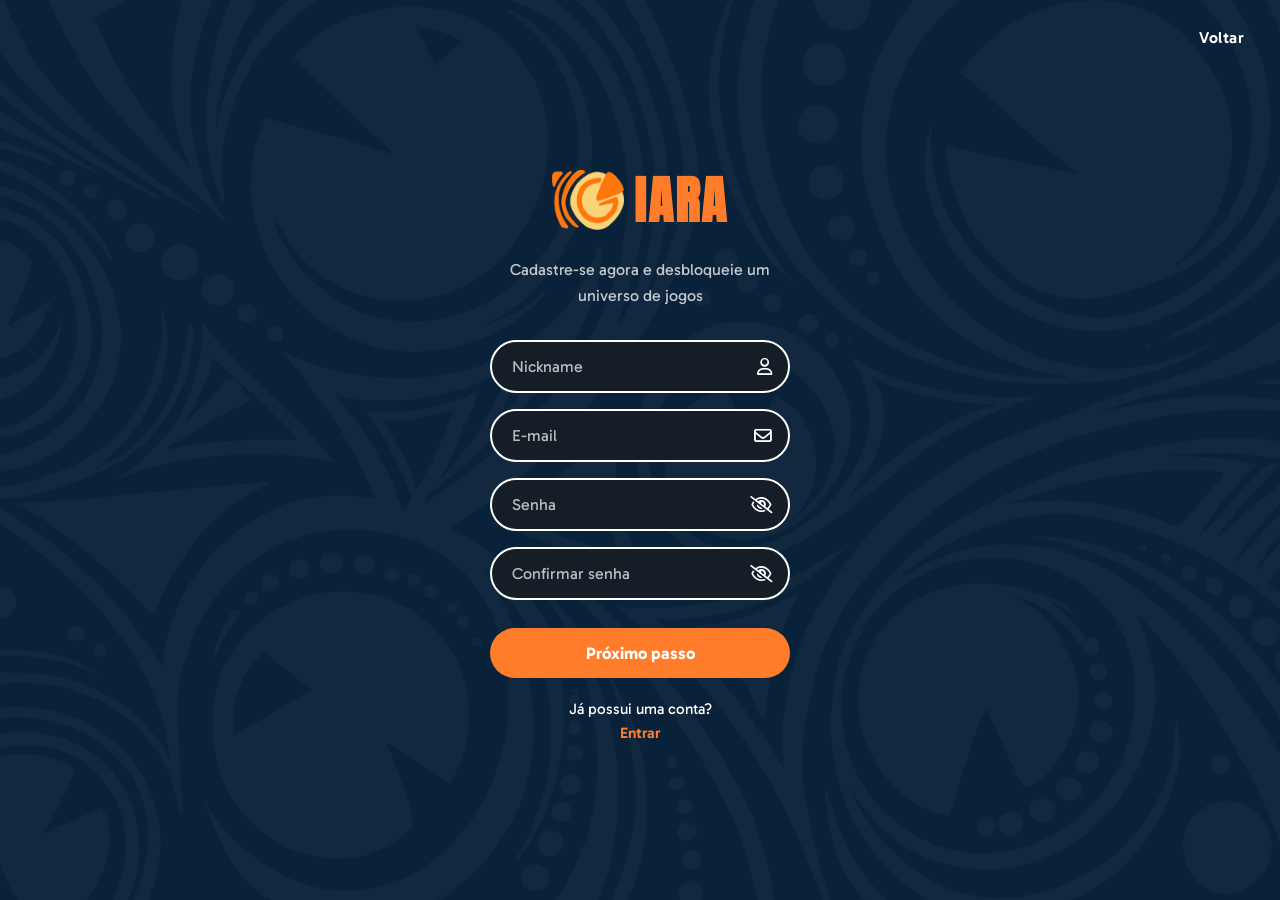
<file: formulario/criar conta.html>
<!DOCTYPE html>
<html lang="pt-BR">
<head>
  <meta charset="UTF-8">
  <meta name="viewport" content="width=device-width, initial-scale=1.0">
  <title>Criar conta – IARA</title>
  <link rel="icon" type="image/png" href="../imgs/favicon/favicon-96x96.png" sizes="96x96">
  <link rel="icon" type="image/svg+xml" href="../imgs/favicon/favicon.svg">
  <link rel="shortcut icon" href="../imgs/favicon/favicon.ico">
  <link rel="apple-touch-icon" sizes="180x180" href="../imgs/favicon/apple-touch-icon.png">
  <link rel="stylesheet" href="https://cdnjs.cloudflare.com/ajax/libs/font-awesome/6.5.0/css/all.min.css">
  <link rel="preconnect" href="https://fonts.googleapis.com">
  <link rel="preconnect" href="https://fonts.gstatic.com" crossorigin>
  <link href="https://fonts.googleapis.com/css2?family=Anton+SC&family=Gabarito:wght@400..900&display=swap" rel="stylesheet">
  <link rel="stylesheet" href="/formulario/style.css">
</head>
<body>
  <a href="../Index.html" class="voltar">Voltar</a>
  <div class="form-card">
    <div class="logo-area">
      <img src="../imgs/logo/logo_original.png" alt="IARA Logo">
      <span>IARA</span>
    </div>
    <p class="form-subtitle">Cadastre-se agora e desbloqueie um universo de jogos</p>
    <form action="preferencias.html" method="get" id="cadastro-form">
      <div class="input-field">
        <input type="text" id="nickname" name="nickname" placeholder="Nickname" required>
        <i class="fa-regular fa-user field-icon"></i>
      </div>
      <div class="input-field">
        <input type="email" id="email" name="email" placeholder="E-mail" required>
        <i class="fa-regular fa-envelope field-icon"></i>
      </div>
      <div class="input-field">
        <input type="password" id="senha" name="senha" placeholder="Senha" minlength="6" required>
        <i class="fa-regular fa-eye-slash field-icon toggle-password" data-target="senha" title="Mostrar senha"></i>
      </div>
      <div class="input-field">
        <input type="password" id="confirmar-senha" name="confirmar-senha" placeholder="Confirmar senha" minlength="6" required>
        <i class="fa-regular fa-eye-slash field-icon toggle-password" data-target="confirmar-senha" title="Mostrar senha"></i>
      </div>
      <button type="submit" class="btn-primary">Próximo passo</button>
    </form>
    <p class="form-footer">
      <span>Já possui uma conta?</span>
      <a href="login.html">Entrar</a>
    </p>
  </div>
  <script src="/javascript/cadastro.js"></script>
</body>
</html>
</file>
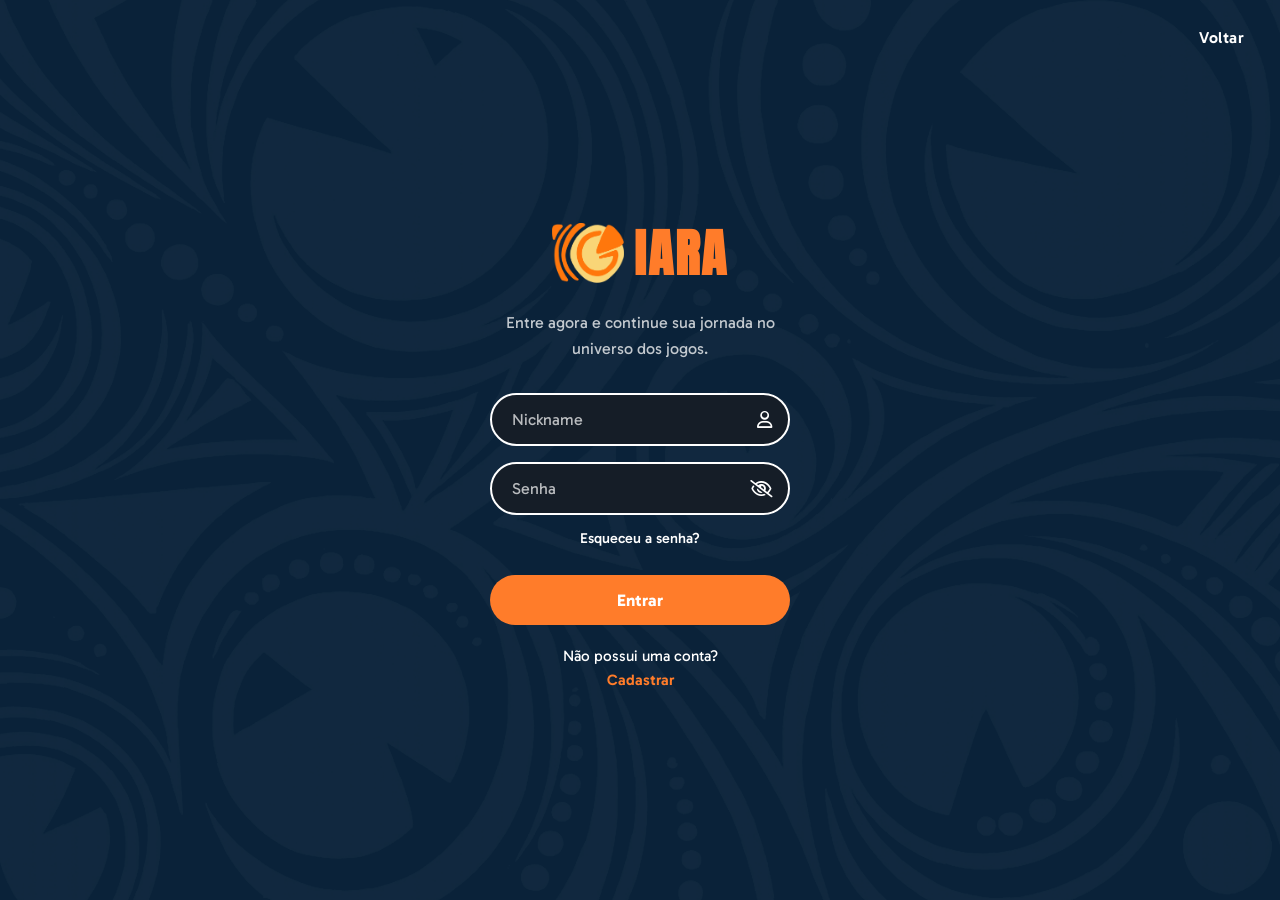
<file: formulario/login.html>
<!DOCTYPE html>
<html lang="pt-BR">
<head>
  <meta charset="UTF-8">
  <meta name="viewport" content="width=device-width, initial-scale=1.0">
  <title>Login – IARA</title>
  <link rel="icon" type="image/png" href="../imgs/favicon/favicon-96x96.png" sizes="96x96">
  <link rel="icon" type="image/svg+xml" href="../imgs/favicon/favicon.svg">
  <link rel="shortcut icon" href="../imgs/favicon/favicon.ico">
  <link rel="apple-touch-icon" sizes="180x180" href="../imgs/favicon/apple-touch-icon.png">
  <link rel="stylesheet" href="https://cdnjs.cloudflare.com/ajax/libs/font-awesome/6.5.0/css/all.min.css">
  <link rel="preconnect" href="https://fonts.googleapis.com">
  <link rel="preconnect" href="https://fonts.gstatic.com" crossorigin>
  <link href="https://fonts.googleapis.com/css2?family=Anton+SC&family=Gabarito:wght@400..900&display=swap" rel="stylesheet">
  <link rel="stylesheet" href="/formulario/style.css">
</head>
<body>

  <a href="../Index.html" class="voltar">Voltar</a>

  <div class="form-card">
    <div class="logo-area">
      <img src="../imgs/logo/logo_original.png" alt="IARA Logo">
      <span>IARA</span>
    </div>

    <p class="form-subtitle">Entre agora e continue sua jornada no universo dos jogos.</p>

    <form action="preferencias.html" method="get">
      <div class="input-field">
        <input type="text" id="nickname" name="nickname" placeholder="Nickname" required>
        <i class="fa-regular fa-user field-icon"></i>
      </div>

      <div class="input-field">
        <input type="password" id="senha" name="senha" placeholder="Senha" required minlength="6">
        <i
          class="fa-regular fa-eye-slash field-icon toggle-password"
          data-target="senha"
        ></i>
      </div>

      <a href="#" class="forgot">Esqueceu a senha?</a>

      <button type="submit" class="btn-primary">Entrar</button>
    </form>

    <p class="form-footer">
      <span>Não possui uma conta?</span>
      <a href="criar conta.html">Cadastrar</a>
    </p>
  </div>

  <script src="/javascript/login.js"></script>

</body>
</html>
</file>
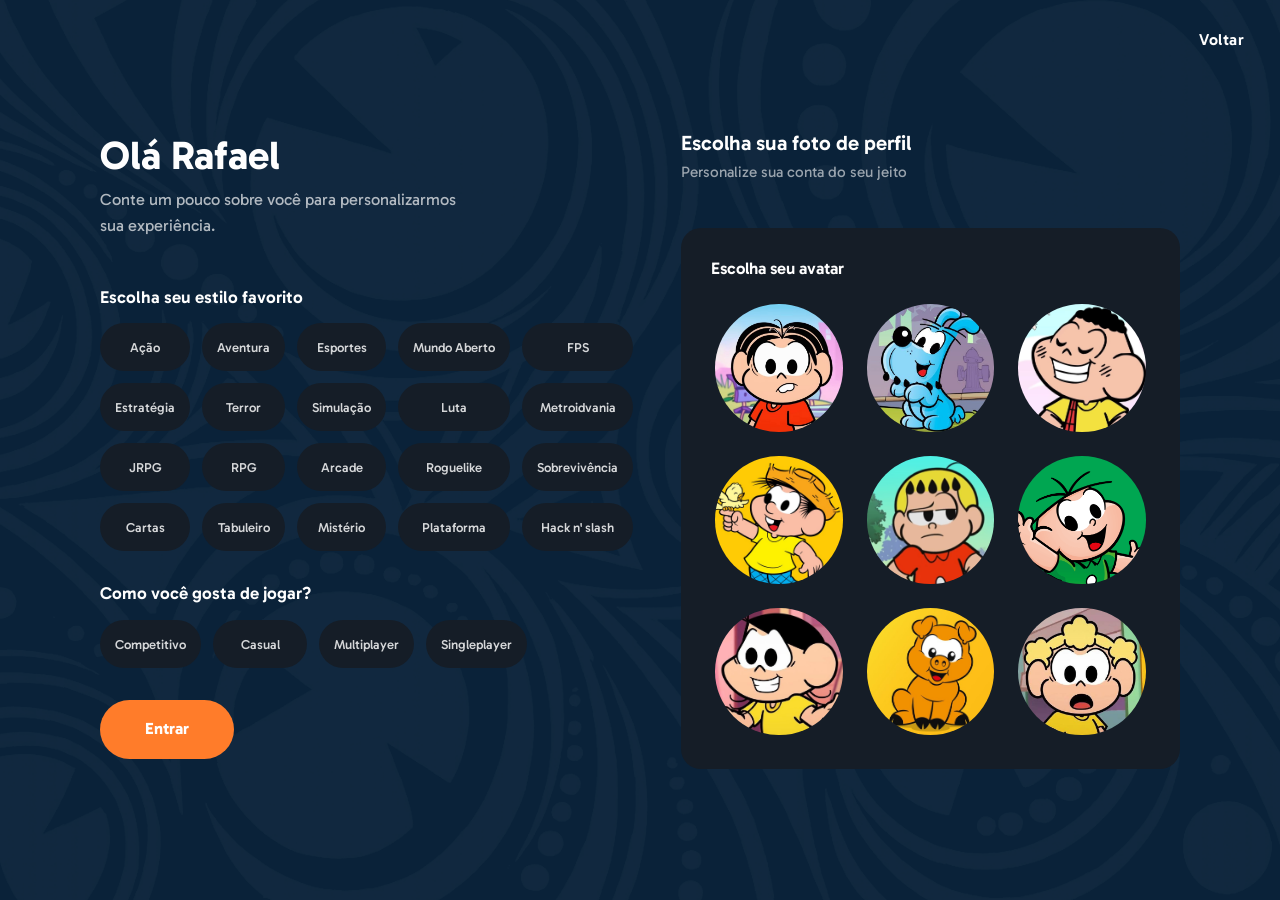
<file: formulario/preferencias.html>
<!DOCTYPE html>
<html lang="pt-BR">
<head>
  <meta charset="UTF-8">
  <meta name="viewport" content="width=device-width, initial-scale=1.0">
  <title>Preferências – IARA</title>
  <link rel="icon" type="image/png" href="../imgs/favicon/favicon-96x96.png" sizes="96x96">
  <link rel="icon" type="image/svg+xml" href="../imgs/favicon/favicon.svg">
  <link rel="shortcut icon" href="../imgs/favicon/favicon.ico">
  <link rel="apple-touch-icon" sizes="180x180" href="../imgs/favicon/apple-touch-icon.png">
  <link rel="preconnect" href="https://fonts.googleapis.com">
  <link rel="preconnect" href="https://fonts.gstatic.com" crossorigin>
  <link href="https://fonts.googleapis.com/css2?family=Anton+SC&family=Gabarito:wght@400..900&display=swap" rel="stylesheet">
  <link href="https://cdn.jsdelivr.net/npm/bootstrap@5.3.7/dist/css/bootstrap.min.css" rel="stylesheet">
  <link rel="stylesheet" href="preferencias.css">
</head>
<body>
  <a href="/formulario/criar conta.html" class="voltar">Voltar</a>
  <form action="../index.html" method="get">
    <main class="pref-wrapper container-fluid">
      <section class="pref-left d-flex flex-column">
        <div class="greeting">
          <h1>Olá Rafael</h1>
          <p>
            Conte um pouco sobre você para personalizarmos
            <br>
            sua experiência.
          </p>
        </div>
        <div class="pref-block">
          <h3>Escolha seu estilo favorito</h3>
          <div class="tags-row">
            <label class="tag">
              <input type="checkbox" name="estilo" value="acao">
              <span>Ação</span>
            </label>
            <label class="tag">
              <input type="checkbox" name="estilo" value="aventura">
              <span>Aventura</span>
            </label>
            <label class="tag">
              <input type="checkbox" name="estilo" value="esportes">
              <span>Esportes</span>
            </label>
            <label class="tag">
              <input type="checkbox" name="estilo" value="mundo-aberto">
              <span>Mundo Aberto</span>
            </label>
            <label class="tag">
              <input type="checkbox" name="estilo" value="fps">
              <span>FPS</span>
            </label>
            <label class="tag">
              <input type="checkbox" name="estilo" value="estrategia">
              <span>Estratégia</span>
            </label>
            <label class="tag">
              <input type="checkbox" name="estilo" value="terror">
              <span>Terror</span>
            </label>
            <label class="tag">
              <input type="checkbox" name="estilo" value="simulacao">
              <span>Simulação</span>
            </label>
            <label class="tag">
              <input type="checkbox" name="estilo" value="luta">
              <span>Luta</span>
            </label>
            <label class="tag">
              <input type="checkbox" name="estilo" value="metroidvania">
              <span>Metroidvania</span>
            </label>
            <label class="tag">
              <input type="checkbox" name="estilo" value="jrpg">
              <span>JRPG</span>
            </label>
            <label class="tag">
              <input type="checkbox" name="estilo" value="rpg">
              <span>RPG</span>
            </label>
            <label class="tag">
              <input type="checkbox" name="estilo" value="arcade">
              <span>Arcade</span>
            </label>
            <label class="tag">
              <input type="checkbox" name="estilo" value="roguelike">
              <span>Roguelike</span>
            </label>
            <label class="tag">
              <input type="checkbox" name="estilo" value="sobrevivencia">
              <span>Sobrevivência</span>
            </label>
            <label class="tag">
              <input type="checkbox" name="estilo" value="cartas">
              <span>Cartas</span>
            </label>
            <label class="tag">
              <input type="checkbox" name="estilo" value="tabuleiro">
              <span>Tabuleiro</span>
            </label>
            <label class="tag">
              <input type="checkbox" name="estilo" value="misterio">
              <span>Mistério</span>
            </label>
            <label class="tag">
              <input type="checkbox" name="estilo" value="plataforma">
              <span>Plataforma</span>
            </label>
            <label class="tag">
              <input type="checkbox" name="estilo" value="hack-slash">
              <span>Hack n' slash</span>
            </label>
          </div>
        </div>
        <div class="pref-block">
          <h3>Como você gosta de jogar?</h3>
          <div class="tags-row">
            <label class="tag">
              <input type="radio" name="modo" value="competitivo">
              <span>Competitivo</span>
            </label>
            <label class="tag">
              <input type="radio" name="modo" value="casual">
              <span>Casual</span>
            </label>
            <label class="tag">
              <input type="radio" name="modo" value="multiplayer">
              <span>Multiplayer</span>
            </label>
            <label class="tag">
              <input type="radio" name="modo" value="singleplayer">
              <span>Singleplayer</span>
            </label>
          </div>
        </div>
        <button type="submit" class="btn-entrar btn">Entrar</button>
      </section>
      <section class="pref-right d-flex flex-column">
        <div class="avatar-header">
          <h2>Escolha sua foto de perfil</h2>
          <p>Personalize sua conta do seu jeito</p>
        </div>
        <div class="avatar-box">
          <h3>Escolha seu avatar</h3>
          <div class="avatar-grid row g-0">
            <label class="avatar-option">
              <input type="radio" name="avatar" value="1">
              <img src="/imgs/preferencias/monica.jpg" alt="Avatar 1">
            </label>
            <label class="avatar-option">
              <input type="radio" name="avatar" value="2">
              <img src="/imgs/preferencias/bidu.jpg" alt="Avatar 2">
            </label>
            <label class="avatar-option">
              <input type="radio" name="avatar" value="3">
              <img src="/imgs/preferencias/cascao.jpg" alt="Avatar 3">
            </label>
            <label class="avatar-option">
              <input type="radio" name="avatar" value="4">
              <img src="/imgs/preferencias/chico.jpg" alt="Avatar 4">
            </label>
            <label class="avatar-option">
              <input type="radio" name="avatar" value="5">
              <img src="/imgs/preferencias/franjinha.jpg" alt="Avatar 5">
            </label>
            <label class="avatar-option">
              <input type="radio" name="avatar" value="6">
              <img src="/imgs/preferencias/cebolinha.jpg" alt="Avatar 6">
            </label>
            <label class="avatar-option">
              <input type="radio" name="avatar" value="7">
              <img src="/imgs/preferencias/magali.jpg" alt="Avatar 7">
            </label>
            <label class="avatar-option">
              <input type="radio" name="avatar" value="8">
              <img src="/imgs/preferencias/monicao.jpg" alt="Avatar 8">
            </label>
            <label class="avatar-option">
              <input type="radio" name="avatar" value="9">
              <img src="/imgs/preferencias/xaveco.jpg" alt="Avatar 9">
            </label>
          </div>
        </div>
      </section>
    </main>
  </form>
  <script src="https://cdn.jsdelivr.net/npm/bootstrap@5.3.7/dist/js/bootstrap.bundle.min.js"></script>
</body>
</html>
</file>
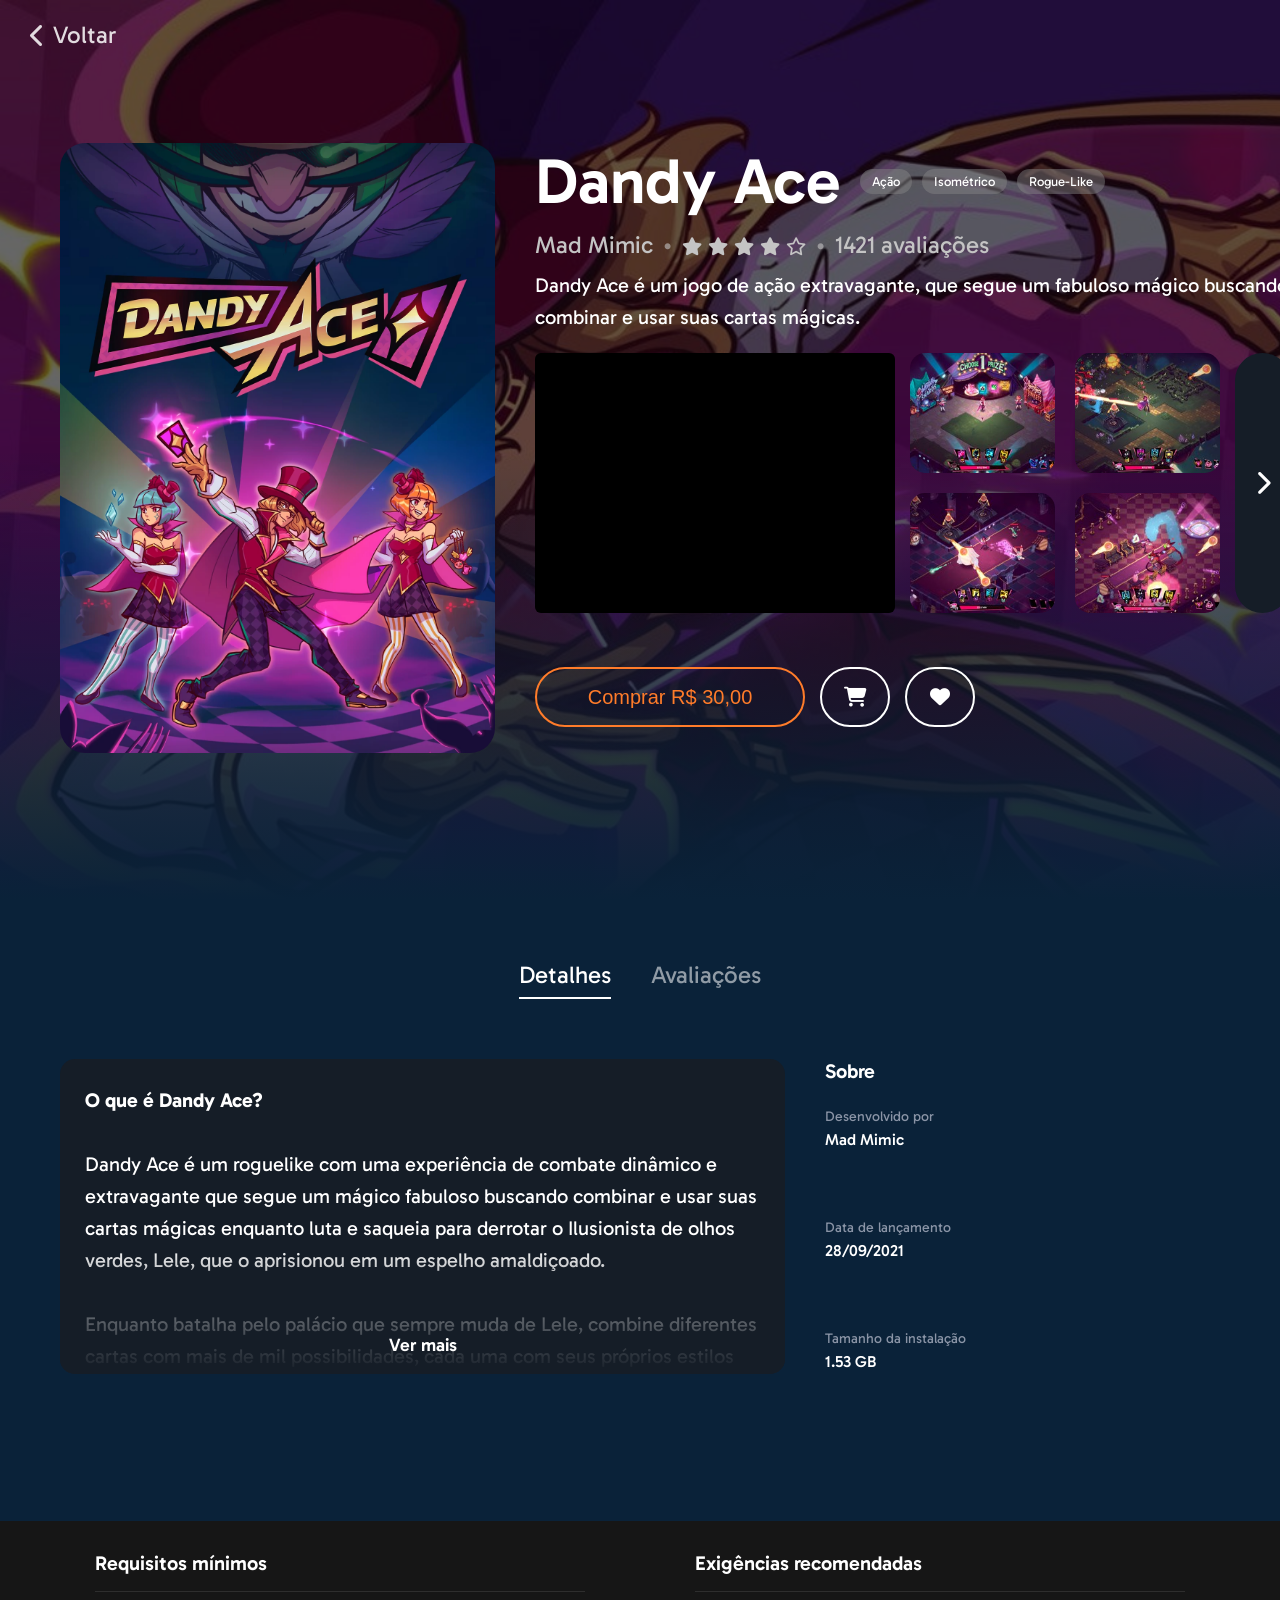
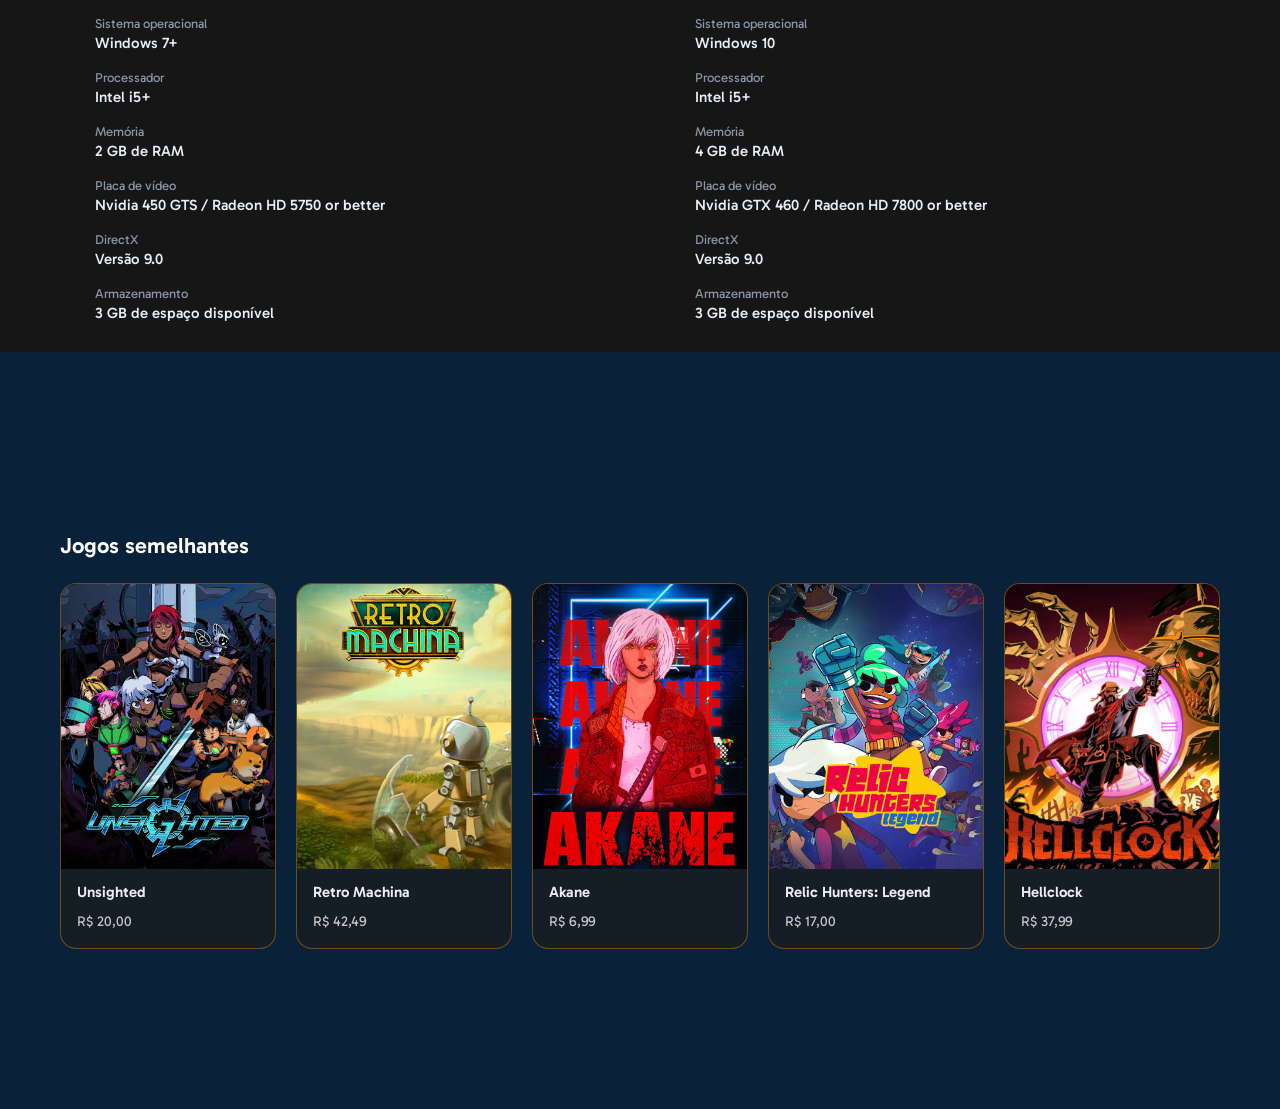
<file: games/compra.html>
<!DOCTYPE html>
<html lang="pt-BR">
<head>
  <meta charset="UTF-8">
  <meta name="viewport" content="width=device-width, initial-scale=1.0">
  <title>Página do Jogo</title>

  <!-- Favicon -->
  <link rel="icon" type="image/png" href="/imgs/favicon/favicon-96x96.png" sizes="96x96">
  <link rel="icon" type="image/svg+xml" href="/imgs/favicon/favicon.svg">
  <link rel="shortcut icon" href="/imgs/favicon/favicon.ico">
  <link rel="apple-touch-icon" sizes="180x180" href="/imgs/favicon/apple-touch-icon.png">
  <link rel="manifest" href="/imgs/favicon/site.webmanifest">

  <link rel="preconnect" href="https://fonts.googleapis.com">
  <link rel="preconnect" href="https://fonts.gstatic.com" crossorigin>
  <link href="https://fonts.googleapis.com/css2?family=Gabarito:wght@400..900&display=swap" rel="stylesheet">
  <link rel="stylesheet" href="https://cdnjs.cloudflare.com/ajax/libs/font-awesome/6.5.0/css/all.min.css">
  <link rel="stylesheet" href="/games/compra.css">
</head>

<body>
  <div class="background"></div>

  <a href="/index.html" class="back-button">
    <i class="fa-solid fa-chevron-left"></i>
    Voltar
  </a>

  <main class="content">
    <article class="game-container">
      <figure class="game-cover">
        <img src="/games/capa.webp" alt="Capa do jogo Dandy Ace">
      </figure>

      <section class="game-info">
        <header class="game-header">
          <h1>Dandy Ace</h1>
          <ul class="game-tags">
            <li>Ação</li>
            <li>Isométrico</li>
            <li>Rogue-Like</li>
          </ul>
        </header>

        <div class="game-subinfo">
          <span>Mad Mimic</span>
          <span class="dot">•</span>
          <div class="rating" aria-label="4 de 5 estrelas">
            <i class="fa-solid fa-star"></i>
            <i class="fa-solid fa-star"></i>
            <i class="fa-solid fa-star"></i>
            <i class="fa-solid fa-star"></i>
            <i class="fa-regular fa-star"></i>
          </div>
          <span class="dot">•</span>
          <span>1421 avaliações</span>
        </div>

        <p class="game-description">
          Dandy Ace é um jogo de ação extravagante, que segue um fabuloso mágico buscando combinar e usar suas cartas mágicas.
        </p>

        <div class="media-section">
          <div class="media-video">
            <video class="game-video" autoplay muted loop playsinline>
              <source src="/games/gameplay.mp4" type="video/mp4">
            </video>
          </div>

          <div class="media-grid">
            <img src="/games/gameplay1.jpeg" alt="Gameplay 1">
            <img src="/games/gameplay2.jpeg" alt="Gameplay 2">
            <img src="/games/gameplay3.jpeg" alt="Gameplay 3">
            <img src="/games/gameplay4.jpeg" alt="Gameplay 4">
          </div>

          <button class="media-more" aria-label="Ver mais mídias">
            <i class="fa-solid fa-chevron-right"></i>
          </button>
        </div>

        <div class="action-buttons">
          <button class="buy-button">Comprar R$ 30,00</button>
          <button class="icon-button" aria-label="Adicionar ao carrinho">
            <i class="fa-solid fa-cart-shopping"></i>
          </button>
          <button class="icon-button" aria-label="Adicionar aos favoritos">
            <i class="fa-solid fa-heart"></i>
          </button>
        </div>
      </section>
    </article>
  </main>

  <nav class="bottom-navigation">
    <span class="active">Detalhes</span>
    <span>Avaliações</span>
  </nav>

  <section class="details-section">
    <div class="details-container">
      <div class="details-box">
        <p class="details-text">
          <strong>O que é Dandy Ace?</strong>
          <br><br>
          Dandy Ace é um roguelike com uma experiência de combate dinâmico e extravagante que segue um mágico fabuloso buscando combinar e usar suas cartas mágicas enquanto luta e saqueia para derrotar o Ilusionista de olhos verdes, Lele, que o aprisionou em um espelho amaldiçoado.
          <br><br>
          Enquanto batalha pelo palácio que sempre muda de Lele, combine diferentes cartas com mais de mil possibilidades, cada uma com seus próprios estilos de jogo e poderes.
          <br><br>
          Cada partida oferece novos desafios e combinações para os jogadores explorarem à medida que chegam mais perto de Lele.
          <br><br>
          Jogue como Dandy Ace, o incrível herói, e sobreviva aos desafios do palácio extravagante, luxuoso e em constante mudança criado para derrotá-lo, cheio de criaturas bizarras e chefes ultrajantes. Encontre todas as cartas mágicas, reúna fragmentos de espelho e ouro e obtenha ajuda de seus assistentes e aliados não convencionais.
        </p>
        <div class="fade-overlay"></div>
        <button class="read-more">Ver mais</button>
      </div>

      <aside class="info-lateral">
        <div class="topo">
          <h3>Sobre</h3>
        </div>
        <dl>
          <div class="item">
            <dt class="label">Desenvolvido por</dt>
            <dd class="valor">Mad Mimic</dd>
          </div>
          <div class="item">
            <dt class="label">Data de lançamento</dt>
            <dd class="valor">28/09/2021</dd>
          </div>
          <div class="item">
            <dt class="label">Tamanho da instalação</dt>
            <dd class="valor">1.53 GB</dd>
          </div>
        </dl>
      </aside>
    </div>
  </section>

  <section class="requirements-section">
    <div class="requirements-container">
      <div class="requirements-box">
        <h3 class="requirements-title">Requisitos mínimos</h3>
        <div class="requirements-divider"></div>
        <dl class="requirements-list">
          <div>
            <dt class="req-label">Sistema operacional</dt>
            <dd class="req-value">Windows 7+</dd>
          </div>
          <div>
            <dt class="req-label">Processador</dt>
            <dd class="req-value">Intel i5+</dd>
          </div>
          <div>
            <dt class="req-label">Memória</dt>
            <dd class="req-value">2 GB de RAM</dd>
          </div>
          <div>
            <dt class="req-label">Placa de vídeo</dt>
            <dd class="req-value">Nvidia 450 GTS / Radeon HD 5750 or better</dd>
          </div>
          <div>
            <dt class="req-label">DirectX</dt>
            <dd class="req-value">Versão 9.0</dd>
          </div>
          <div>
            <dt class="req-label">Armazenamento</dt>
            <dd class="req-value">3 GB de espaço disponível</dd>
          </div>
        </dl>
      </div>

      <div class="requirements-box">
        <h3 class="requirements-title">Exigências recomendadas</h3>
        <div class="requirements-divider"></div>
        <dl class="requirements-list">
          <div>
            <dt class="req-label">Sistema operacional</dt>
            <dd class="req-value">Windows 10</dd>
          </div>
          <div>
            <dt class="req-label">Processador</dt>
            <dd class="req-value">Intel i5+</dd>
          </div>
          <div>
            <dt class="req-label">Memória</dt>
            <dd class="req-value">4 GB de RAM</dd>
          </div>
          <div>
            <dt class="req-label">Placa de vídeo</dt>
            <dd class="req-value">Nvidia GTX 460 / Radeon HD 7800 or better</dd>
          </div>
          <div>
            <dt class="req-label">DirectX</dt>
            <dd class="req-value">Versão 9.0</dd>
          </div>
          <div>
            <dt class="req-label">Armazenamento</dt>
            <dd class="req-value">3 GB de espaço disponível</dd>
          </div>
        </dl>
      </div>
    </div>
  </section>

  <section class="similar-section">
    <div class="similar-container">
      <h2 class="similar-title">Jogos semelhantes</h2>
      <ul class="similar-grid">
        <li class="similar-card">
          <figure class="similar-cover">
            <img src="/games/unsighted.jpeg" alt="Unsighted">
          </figure>
          <div class="similar-info">
            <span class="similar-name">Unsighted</span>
            <span class="similar-price">R$ 20,00</span>
          </div>
        </li>
        <li class="similar-card">
          <figure class="similar-cover">
            <img src="/games/retro.jpeg" alt="Retro Machina">
          </figure>
          <div class="similar-info">
            <span class="similar-name">Retro Machina</span>
            <span class="similar-price">R$ 42,49</span>
          </div>
        </li>
        <li class="similar-card">
          <figure class="similar-cover">
            <img src="/games/akane.jpg" alt="Akane">
          </figure>
          <div class="similar-info">
            <span class="similar-name">Akane</span>
            <span class="similar-price">R$ 6,99</span>
          </div>
        </li>
        <li class="similar-card">
          <figure class="similar-cover">
            <img src="/games/relic.jpeg" alt="Relic Hunters: Legend">
          </figure>
          <div class="similar-info">
            <span class="similar-name">Relic Hunters: Legend</span>
            <span class="similar-price">R$ 17,00</span>
          </div>
        </li>
        <li class="similar-card">
          <figure class="similar-cover">
            <img src="/games/clock.webp" alt="Hellclock">
          </figure>
          <div class="similar-info">
            <span class="similar-name">Hellclock</span>
            <span class="similar-price">R$ 37,99</span>
          </div>
        </li>
      </ul>
    </div>
  </section>

  <script src="/javascript/game.js"></script>
</body>
</html>
</file>
<file: formulario/style.css>
* {
  margin: 0;
  padding: 0;
  box-sizing: border-box;
}

:root {
  --azul-escuro: #151D27;
  --azul-marinho: #0A2239;
  --azul-campo: #151D27;
  --laranja: #ff7c2a;
  --branco: #fefefe;
}

body {
  min-height: 100vh;
  background-color: var(--azul-marinho);
  background-image: url("../imgs/background/fundo_formulario.png");
  background-size: cover;
  background-position: center;
  display: flex;
  justify-content: center;
  align-items: center;
  font-family: "Gabarito", "Arial", sans-serif;
  font-size: 17px;
}

.voltar {
  position: fixed;
  top: 28px;
  right: 36px;
  color: var(--branco);
  text-decoration: none;
  font-size: 1rem;
  font-weight: 600;
  letter-spacing: 0.5px;
  transition: opacity 0.35s ease, transform 0.35s ease;
}

.voltar:hover {
  opacity: 0.75;
  transform: translateY(-1px);
}

.form-card {
  width: 100%;
  max-width: 460px;
  padding: 48px 40px 40px;
  display: flex;
  flex-direction: column;
  align-items: center;
}

.logo-area {
  display: flex;
  align-items: center;
  gap: 10px;
  margin-bottom: 18px;
}

.logo-area img {
  height: 60px;
}

.logo-area span {
  font-size: 3.2rem;
  font-weight: 700;
  color: var(--laranja);
  font-family: "Anton SC", "Arial", sans-serif;
  letter-spacing: 2px;
}

.form-subtitle {
  color: rgba(255, 255, 255, 0.75);
  font-size: 1rem;
  text-align: center;
  line-height: 1.6;
  margin-bottom: 32px;
  max-width: 300px;
}

form {
  width: 100%;
  display: flex;
  flex-direction: column;
  gap: 16px;
}

.input-field {
  width: 300px;
  margin: 0 auto;
  position: relative;
}

.input-field input {
  width: 100%;
  padding: 15px 46px 15px 20px;
  background-color: var(--azul-campo);
  border: 2px solid white;
  border-radius: 100px;
  color: var(--branco);
  font-family: "Gabarito", "Arial", sans-serif;
  font-size: 1rem;
  outline: none;
  transition: border-color 0.3s ease, background-color 0.3s ease, box-shadow 0.3s ease;
}

.input-field input::placeholder {
  color: rgba(255, 255, 255, 0.7);
}

.input-field input:focus {
  border-color: var(--laranja);
  background-color: #182431;
  box-shadow: 0 0 0 2px rgba(255, 124, 42, 0.08);
}

.field-icon {
  position: absolute;
  right: 18px;
  top: 50%;
  transform: translateY(-50%);
  font-size: 1.1rem;
  color: white;
  pointer-events: none;
}

.toggle-password {
  pointer-events: auto;
  cursor: pointer;
  transition: color 0.25s ease, transform 0.25s ease;
}

.toggle-password:hover {
  color: var(--laranja);
  transform: translateY(-50%) scale(1.08);
}

.toggle-password:active {
  transform: translateY(-50%) scale(0.95);
}

.forgot {
  display: block;
  width: 300px;
  margin: -2px auto 0;
  color: var(--branco);
  font-size: 0.9rem;
  font-weight: 500;
  text-align: center;
  text-decoration: none;
  transition: color 0.3s ease, opacity 0.3s ease, transform 0.3s ease;
}

.forgot:hover {
  color: var(--laranja);
  opacity: 0.9;
  transform: translateY(-1px);
}

.btn-primary {
  width: 300px;
  margin: 12px auto 0;
  padding: 15px;
  background: var(--laranja);
  border: none;
  border-radius: 100px;
  color: var(--branco);
  font-family: "Gabarito", "Arial", sans-serif;
  font-size: 1.05rem;
  font-weight: 700;
  cursor: pointer;
  transition: transform 0.25s ease, filter 0.25s ease;
}

.btn-primary:hover {
  transform: translateY(-2px);
  filter: brightness(1.1);
}

.btn-primary:active {
  transform: translateY(0);
}

.form-footer {
  margin-top: 22px;
  color: white;
  font-size: 0.95rem;
  text-align: center;
}

.form-footer span {
  display: block;
  margin-bottom: 6px;
}

.form-footer a {
  display: inline-block;
  color: var(--laranja);
  text-decoration: none;
  font-weight: 600;
  border-bottom: 2px solid transparent;
  padding-bottom: 2px;
  transition: border-color 0.3s ease, transform 0.3s ease, opacity 0.3s ease;
}

.form-footer a:hover {
  border-color: var(--laranja);
  transform: translateY(-1px);
  opacity: 0.85;
}

.input-field input.input-error {
  border-color: #ff4d4d;
}

.input-field input.input-success {
  border-color: #4fd16f;
}

@media (max-width: 500px) {
  .form-card {
    padding: 40px 25px 30px;
  }
  .voltar {
    top: 20px;
    right: 20px;
  }
  .logo-area span {
    font-size: 2.8rem;
  }
  .input-field,
  .btn-primary,
  .forgot {
    width: 100%;
    max-width: 300px;
  }
}
</file>
<file: formulario/preferencias.css>
* {
  margin: 0;
  padding: 0;
  box-sizing: border-box;
}

:root {
  --azul-claro: #0B7CB9;
  --azul-escuro: #151D27;
  --azul-marinho: #0A2239;
  --laranja: #ff7c2a;
  --branco: #fefefe;
}

body {
  min-height: 100vh;
  background-color: var(--azul-marinho);
  background-image: url(../imgs/background/fundo_formulario.png);
  background-size: cover;
  background-position: center;
  display: flex;
  justify-content: center;
  align-items: center;
  font-family: "Gabarito", "Arial", sans-serif;
  padding: 40px 24px;
}

/* Voltar */
.voltar {
  position: fixed;
  top: 28px;
  right: 36px;
  color: var(--branco);
  text-decoration: none;
  font-size: 1rem;
  font-weight: 600;
  letter-spacing: 0.5px;
  transition: opacity 0.25s ease;
  z-index: 10;
}

.voltar:hover {
  opacity: 0.7;
}

/* Layout principal */
.pref-wrapper {
  width: 100%;
  max-width: 1080px;
  display: grid;
  grid-template-columns: 1fr 1fr;
  gap: 48px;
  align-items: start;
  padding: 0;
}

/* ───────── Coluna esquerda ───────── */
.pref-left {
  gap: 32px;
}

/* Saudação */
.greeting h1 {
  font-size: 2.5rem;
  font-weight: 700;
  color: var(--branco);
  margin-bottom: 8px;
}

.greeting p {
  color: rgba(255, 255, 255, 0.68);
  font-size: 1.02rem;
  line-height: 1.6;
}

/* Blocos */
.pref-block h3 {
  color: var(--branco);
  font-size: 1.08rem;
  font-weight: 600;
  margin-bottom: 16px;
}

/* Grid uniforme */
.tags-row {
  display: grid;
  grid-template-columns: repeat(5, 1fr);
  gap: 12px;
}

/* Tag */
.tag {
  width: 100%;
  cursor: pointer;
}

.tag input {
  display: none;
}

.tag span {
  width: 100%;
  min-height: 48px;
  display: flex;
  align-items: center;
  justify-content: center;
  padding: 10px 12px;
  border-radius: 999px;
  border: 3px solid transparent;
  background: var(--azul-escuro);
  color: rgba(255, 255, 255, 0.82);
  font-family: "Gabarito", "Arial", sans-serif;
  font-size: 0.82rem;
  font-weight: 500;
  line-height: 1;
  white-space: nowrap;
  overflow: hidden;
  text-overflow: ellipsis;
  transition: all 0.25s ease;
  user-select: none;
}

.tag:hover span {
  border-color: var(--azul-claro);
  color: var(--branco);
  transform: translateY(-1px);
}

.tag input:checked + span {
  background: #0B7CB9;
  border-color: var(--azul-claro);
  color: var(--branco);
  font-weight: 600;
}

/* Botão */
.btn-entrar {
  align-self: flex-start;
  padding: 14px 42px;
  background: var(--laranja);
  border: 3px solid transparent;
  border-radius: 100px;
  color: var(--branco);
  font-family: "Gabarito", "Arial", sans-serif;
  font-size: 1.02rem;
  font-weight: 700;
  cursor: pointer;
  transition: all 0.25s ease;
}

.btn-entrar.btn:hover {
  background: var(--laranja);
  border: 3px solid var(--branco);
  color: var(--branco);
  transform: translateY(-1px);
}

.btn-entrar.btn:focus,
.btn-entrar.btn:active {
  background: var(--laranja);
  border: 3px solid transparent;
  color: var(--branco);
  box-shadow: none;
}

/* ───────── Coluna direita ───────── */
.pref-right {
  gap: 28px;
}

.avatar-header h2 {
  color: var(--branco);
  font-size: 1.3rem;
  font-weight: 600;
  margin-bottom: 6px;
}

.avatar-header p {
  color: rgba(255, 255, 255, 0.58);
  font-size: 0.95rem;
}

/* Caixa avatar */
.avatar-box {
  background: var(--azul-escuro);
  border-radius: 20px;
  padding: 30px;
}

.avatar-box h3 {
  color: var(--branco);
  font-size: 1.05rem;
  font-weight: 600;
  margin-bottom: 22px;
}

/* Grid avatar */
.avatar-grid {
  display: grid;
  grid-template-columns: repeat(3, 1fr);
  gap: 16px;
  margin: 0;
}

/* Avatar */
.avatar-option {
  cursor: pointer;
  display: block;
  width: 100%;
  aspect-ratio: 1 / 1;
  border-radius: 50%;
  overflow: hidden;
  border: 4px solid transparent;
  transition: all 0.25s ease;
}

.avatar-option input {
  display: none;
}

.avatar-option img {
  width: 100%;
  height: 100%;
  object-fit: cover;
  display: block;
  transition: transform 0.25s ease;
  pointer-events: none;
}

.avatar-option:hover {
  transform: scale(1.02);
  border-color: var(--azul-claro);
}

.avatar-option:hover img {
  transform: scale(1.05);
}

.avatar-option:has(input:checked) {
  border-color: var(--azul-claro);
}

.avatar-option:has(input:checked) img {
  transform: scale(1);
}

/* ───────── Responsivo ───────── */
@media (max-width: 980px) {
  .tags-row {
    grid-template-columns: repeat(4, 1fr);
  }
}

@media (max-width: 768px) {
  body {
    padding: 100px 20px 40px;
  }

  .pref-wrapper {
    grid-template-columns: 1fr;
    gap: 40px;
  }

  .voltar {
    top: 18px;
    right: 20px;
  }

  .tags-row {
    grid-template-columns: repeat(3, 1fr);
  }
}

@media (max-width: 560px) {
  .greeting h1 {
    font-size: 2rem;
  }

  .tags-row {
    grid-template-columns: repeat(2, 1fr);
  }

  .tag span {
    font-size: 0.8rem;
    min-height: 46px;
  }
}
</file>
<file: games/compra.css>
:root{
    --laranja: #ff7c2a;
}

* {
    margin: 0;
    padding: 0;
    box-sizing: border-box;
}

html,
body {
    min-height: 100%;
    font-family: 'Gabarito', Arial, sans-serif;
    color: white;
    background-color: #0A2239;
}

body::after {
    content: "";
    display: block;
    height: 60px;
    background: #0A2239;
}

/* =========================
   BACKGROUND
========================= */

.background {
    position: absolute;
    top: 0;
    left: 0;
    width: 100%;
    height: 100vh;
    z-index: 0;
}

.background::before {
    content: "";
    position: absolute;
    inset: 0;
    background: url('/games/fundo.jpg') no-repeat center center / cover;
    filter: brightness(40%);
}

.background::after {
    content: "";
    position: absolute;
    inset: 0;
    background: linear-gradient(
        to bottom,
        rgba(10, 34, 57, 0) 0%,
        rgba(10, 34, 57, 0) 50%,
        rgba(10, 34, 57, 0.5) 75%,
        rgba(10, 34, 57, 1) 100%
    );
}

/* =========================
   BOTÃO VOLTAR
========================= */

.back-button {
    position: absolute;
    top: 20px;
    left: 30px;
    display: flex;
    align-items: center;
    gap: 8px;
    color: white;
    text-decoration: none;
    font-size: 24px;
    z-index: 2;
    opacity: 0.85;
    transition: opacity 0.2s ease;
}

.back-button:hover {
    opacity: 1;
}

/* =========================
   CONTEÚDO PRINCIPAL
========================= */

.content {
    position: relative;
    min-height: 100vh;
    display: flex;
    align-items: center;
    justify-content: center;
    padding: 60px;
    z-index: 1;
}

.game-container {
    display: flex;
    gap: 40px;
    align-items: flex-start;
    max-width: 1200px;
    width: 100%;
}

.game-cover img {
    width: 435px;
    height: 610px;
    object-fit: cover;
    border-radius: 25px;
}

.game-info {
    max-width: 800px;
}

.game-header {
    display: flex;
    align-items: center;
    gap: 20px;
    margin-bottom: 10px;
}

.game-header h1 {
    font-size: 64px;
    font-weight: 600;
}

.game-tags {
    display: flex;
    gap: 10px;
    list-style: none;
}

.game-tags li {
    height: 25px;
    padding: 0 12px;
    display: flex;
    align-items: center;
    font-size: 13px;
    background: rgba(135, 135, 135, 0.45);
    border-radius: 100px;
}

.game-subinfo {
    display: flex;
    align-items: center;
    gap: 10px;
    font-size: 24px;
    color: #C4C4C4;
    margin-bottom: 10px;
}

.dot {
    opacity: 0.6;
}

.rating i {
    color: #C4C4C4;
    font-size: 18px;
}

.game-description {
    font-size: 20px;
    line-height: 1.6;
    margin-bottom: 20px;
}

/* =========================
   MÍDIAS
========================= */

.media-section {
    display: flex;
    gap: 15px;
    margin-top: 20px;
}

.media-video video {
    width: 360px;
    height: 260px;
    object-fit: cover;
    border-radius: 6px;
    background-color: black;
    transition: transform 0.2s ease, opacity 0.2s ease;
}

.media-video {
    cursor: pointer;
}

.media-video:hover video {
    transform: scale(1.02);
    opacity: 0.9;
}

.media-grid {
    display: grid;
    grid-template-columns: 145px 145px;
    grid-template-rows: 120px 120px;
    gap: 20px;
}

.media-grid img {
    width: 145px;
    height: 120px;
    object-fit: cover;
    border-radius: 15px;
    cursor: pointer;
    transition: opacity 0.2s ease, transform 0.2s ease;
}

.media-grid img:hover {
    opacity: 0.85;
    transform: scale(1.03);
}

.media-more {
    width: 55px;
    height: 260px;
    background: #151D27;
    border-radius: 100px;
    display: flex;
    align-items: center;
    justify-content: center;
    cursor: pointer;
    border: none;
    color: white;
    transition: background 0.2s ease, transform 0.2s ease;
}

.media-more:hover {
    background: #1e2d3d;
    transform: scale(1.02);
}

.media-more i {
    font-size: 25px;
}

/* =========================
   BOTÕES DE AÇÃO
========================= */

.action-buttons {
    display: flex;
    gap: 15px;
    margin-top: 50px;
}

.buy-button {
    width: 270px;
    height: 60px;
    background: transparent;
    border: 2px solid var(--laranja);
    border-radius: 100px;
    color: var(--laranja);
    font-size: 20px;
    font-weight: 500;
    display: flex;
    align-items: center;
    justify-content: center;
    cursor: pointer;
    transition:
        background 0.2s ease,
        color 0.2s ease;
}

.buy-button:hover {
    border: 2px solid white;
    background: var(--laranja);
    color: white;
}

/* =========================
   FAVORITO / CARRINHO
========================= */

.icon-button {
    width: 70px;
    height: 60px;
    background: transparent;
    border: 2px solid white;
    border-radius: 100px;
    display: flex;
    align-items: center;
    justify-content: center;
    cursor: pointer;
    transition:
        background 0.2s ease,
        border-color 0.2s ease,
        color 0.2s ease,
        transform 0.15s ease;
}

.icon-button:hover {
    border-color: var(--laranja);
}

.icon-button i {
    font-size: 20px;
    color: white;
    transition: color 0.2s ease;
}

.icon-button:hover i {
    color: var(--laranja);
}

/* Estado selecionado */
.icon-button.active {
    background: var(--laranja);
    border-color: var(--laranja);
    color: white;
}

.icon-button.active i {
    color: white;
}

.icon-button.active:hover {
    background: var(--laranja);
    border-color: var(--laranja);
}

.icon-button:active {
    transform: scale(0.95);
}

/* =========================
   NAVEGAÇÃO DETALHES / AVALIAÇÕES
========================= */

.bottom-navigation {
    display: flex;
    justify-content: center;
    gap: 40px;
    margin: 60px 0 20px;
    font-size: 24px;
    position: relative;
    z-index: 5;
}

.bottom-navigation span {
    cursor: pointer;
    opacity: 0.55;
    padding-bottom: 8px;
    border-bottom: 2px solid transparent;
    transition:
        opacity 0.2s ease,
        border-color 0.2s ease,
        color 0.2s ease;
}

.bottom-navigation span.active {
    opacity: 1;
    color: #FFFFFF;
    border-bottom-color: #FFFFFF;
}

.bottom-navigation span:hover {
    opacity: 1;
}

.bottom-navigation span:not(.active):hover {
    border-bottom-color: rgba(255, 255, 255, 0.4);
}

/* =========================
   DETALHES
========================= */

.details-section {
    display: flex;
    justify-content: center;
    margin: 60px auto 80px;
    padding: 0 60px;
    position: relative;
    z-index: 2;
}

.details-container {
    display: flex;
    gap: 40px;
    align-items: flex-start;
    max-width: 1200px;
    width: 100%;
    margin: 0 auto;
}

/* =========================
   SINOPSE
========================= */

.details-box {
    flex: 1;
    max-width: 725px;
    background: #151D27;
    border-radius: 15px;
    position: relative;
    overflow: hidden;
    height: 315px;
    transition: height 0.45s ease;
}

.details-text {
    font-size: 20px;
    line-height: 1.6;
    padding: 25px;
    margin: 0;
    height: auto;
    overflow: visible;
}

.fade-overlay {
    position: absolute;
    bottom: 0;
    left: 0;
    width: 100%;
    height: 130px;
    background: linear-gradient(
        to bottom,
        rgba(21, 29, 39, 0),
        rgba(21, 29, 39, 0.65),
        rgba(21, 29, 39, 1)
    );
    pointer-events: none;
    transition: opacity 0.35s ease;
}

.read-more {
    position: absolute;
    bottom: 18px;
    left: 50%;
    transform: translateX(-50%);
    z-index: 5;
    background: transparent;
    border: none;
    color: #FFFFFF;
    font-family: inherit;
    font-size: 18px;
    font-weight: 600;
    cursor: pointer;
    white-space: nowrap;
    transition:
        opacity 0.2s ease,
        transform 0.2s ease;
}

.read-more:hover {
    opacity: 0.75;
    transform: translateX(-50%) translateY(-2px);
}

/* Estado expandido controlado pelo JS */
.details-box.expanded {
    height: auto;
    overflow: hidden;
}

.details-box.expanded .details-text {
    height: auto;
    overflow: visible;
    padding-bottom: 70px;
}

.details-box.expanded .fade-overlay {
    opacity: 0;
}

/* =========================
   INFORMAÇÕES LATERAIS
========================= */

.info-lateral {
    width: 260px;
    flex-shrink: 0;
    display: flex;
    flex-direction: column;
    justify-content: space-between;
}

.topo {
    display: flex;
    justify-content: space-between;
    align-items: center;
    margin-bottom: 25px;
}

.topo h3 {
    font-size: 20px;
    font-weight: 600;
}

.item {
    display: flex;
    flex-direction: column;
    margin-bottom: 70px;
}

.label {
    font-size: 14px;
    color: #8A94A6;
    margin-bottom: 5px;
}

.valor {
    font-size: 16px;
    font-weight: 500;
}

/* =========================
   REQUISITOS
========================= */

.requirements-section {
    display: flex;
    justify-content: center;
    padding: 0 60px;
    margin: 0 auto 100px;
    position: relative;
    z-index: 2;
    background-color: #161616;
}

.requirements-container {
    display: flex;
    gap: 40px;
    max-width: 1200px;
    width: 100%;
}

.requirements-box {
    flex: 1;
    padding: 30px 35px;
}

.requirements-title {
    font-size: 20px;
    font-weight: 600;
    margin-bottom: 16px;
}

.requirements-divider {
    width: 100%;
    height: 1px;
    background: rgba(255, 255, 255, 0.1);
    margin-bottom: 24px;
}

.requirements-list {
    list-style: none;
    display: flex;
    flex-direction: column;
    gap: 18px;
}

.requirements-list > div {
    display: flex;
    flex-direction: column;
    gap: 3px;
}

.req-label {
    font-size: 13px;
    color: #8A94A6;
}

.req-value {
    font-size: 15px;
    font-weight: 500;
    color: #E8EDF3;
}

/* =========================
   JOGOS SEMELHANTES
========================= */

.similar-section {
    display: flex;
    justify-content: center;
    padding: 0 60px;
    margin: 180px auto 100px;
    position: relative;
    z-index: 2;
}

.similar-container {
    max-width: 1200px;
    width: 100%;
}

.similar-title {
    font-size: 22px;
    font-weight: 600;
    margin-bottom: 24px;
}

.similar-grid {
    display: flex;
    gap: 20px;
    list-style: none;
}

.similar-card {
    flex: 1;
    background: #151D27;
    border-radius: 16px;
    overflow: hidden;
    border: 1px solid rgba(244, 146, 0, 0.4);
    cursor: pointer;
    transition:
        border-color 0.2s ease,
        transform 0.2s ease;
}

.similar-card:hover {
    border-color: var(--laranja);
    transform: translateY(-4px);
}

.similar-cover {
    width: 100%;
    aspect-ratio: 3 / 4;
    overflow: hidden;
    margin: 0;
}

.similar-cover img {
    width: 100%;
    height: 100%;
    object-fit: cover;
    display: block;
}

.similar-info {
    padding: 14px 16px 18px;
    display: flex;
    flex-direction: column;
    gap: 10px;
}

.similar-name {
    font-size: 15px;
    font-weight: 600;
    color: #E8EDF3;
    line-height: 1.3;
}

.similar-price {
    font-size: 14px;
    color: #C4C4C4;
}

/* =========================
   MODAL DE IMAGEM
========================= */

.image-modal {
    position: fixed;
    inset: 0;
    width: 100vw;
    height: 100vh;
    background: rgba(0, 0, 0, 0.92);
    display: flex;
    align-items: center;
    justify-content: center;
    z-index: 9999;
    opacity: 0;
    visibility: hidden;
    transition:
        opacity 0.3s ease,
        visibility 0.3s ease;
}

.image-modal.active {
    opacity: 1;
    visibility: visible;
}

.image-modal img {
    width: 92vw;
    height: 88vh;
    object-fit: contain;
    border-radius: 10px;
    transform: scale(0.95);
    transition: transform 0.3s ease;
}

.image-modal.active img {
    transform: scale(1);
}

.modal-close {
    position: absolute;
    top: 25px;
    right: 35px;
    width: 45px;
    height: 45px;
    background: rgba(21, 29, 39, 0.8);
    border: none;
    border-radius: 50%;
    color: white;
    font-size: 32px;
    line-height: 1;
    cursor: pointer;
    z-index: 2;
    transition:
        background 0.2s ease,
        transform 0.2s ease;
}

.modal-close:hover {
    background: var(--laranja);
    transform: scale(1.08);
}

/* =========================
   GALERIA DE MÍDIAS
========================= */

.media-gallery {
    position: fixed;
    inset: 0;
    width: 100vw;
    height: 100vh;
    background: rgba(10, 10, 10, 0.97);
    z-index: 10000;
    display: flex;
    flex-direction: column;
    align-items: center;
    justify-content: center;
    opacity: 0;
    visibility: hidden;
    transition:
        opacity 0.3s ease,
        visibility 0.3s ease;
}

.media-gallery.active {
    opacity: 1;
    visibility: visible;
}

.gallery-image {
    width: 92vw;
    height: 82vh;
    object-fit: contain;
    border-radius: 10px;
    display: block;
}

.gallery-close {
    position: absolute;
    top: 25px;
    right: 35px;
    width: 45px;
    height: 45px;
    border: none;
    border-radius: 50%;
    background: #151D27;
    color: white;
    font-size: 30px;
    cursor: pointer;
    transition:
        background 0.2s ease,
        transform 0.2s ease;
}

.gallery-close:hover {
    background: var(--laranja);
    transform: scale(1.08);
}

.gallery-controls {
    display: flex;
    align-items: center;
    gap: 30px;
    margin-top: 25px;
}

.gallery-arrow {
    width: 50px;
    height: 50px;
    border: none;
    border-radius: 50%;
    background: #151D27;
    color: white;
    font-size: 20px;
    cursor: pointer;
    transition:
        background 0.2s ease,
        transform 0.2s ease;
}

.gallery-arrow:hover {
    background: var(--laranja);
    transform: scale(1.05);
}

.gallery-counter {
    color: #C4C4C4;
    font-size: 16px;
    min-width: 60px;
    text-align: center;
}

/* =========================
   MODAL DE VÍDEO
========================= */

.video-modal {
    position: fixed;
    inset: 0;
    width: 100vw;
    height: 100vh;
    background: rgba(0, 0, 0, 0.92);
    display: flex;
    align-items: center;
    justify-content: center;
    z-index: 9999;
    opacity: 0;
    visibility: hidden;
    transition:
        opacity 0.3s ease,
        visibility 0.3s ease;
}

.video-modal.active {
    opacity: 1;
    visibility: visible;
}

.video-modal video {
    width: 92vw;
    height: 88vh;
    object-fit: contain;
    border-radius: 10px;
    display: block;
}

.video-close {
    position: absolute;
    top: 25px;
    right: 35px;
    width: 45px;
    height: 45px;
    background: #151D27;
    border: none;
    border-radius: 50%;
    color: white;
    font-size: 30px;
    cursor: pointer;
    z-index: 2;
    transition:
        background 0.2s ease,
        transform 0.2s ease;
}

.video-close:hover {
    background: var(--laranja);
    transform: scale(1.08);
}

/* =========================
   NOTIFICAÇÕES
========================= */

.notification {
    position: fixed;
    bottom: 30px;
    right: 30px;
    background: #151D27;
    color: white;
    padding: 15px 22px;
    border-radius: 12px;
    font-size: 16px;
    opacity: 0;
    transform: translateY(20px);
    transition:
        opacity 0.3s ease,
        transform 0.3s ease;
    z-index: 11000;
    box-shadow: 0 8px 30px rgba(0, 0, 0, 0.25);
}

.notification.show {
    opacity: 1;
    transform: translateY(0);
}

/* =========================
   AVALIAÇÕES
========================= */

.reviews-section {
    display: flex;
    justify-content: center;
    padding: 0 60px;
    margin: 60px auto 100px;
    position: relative;
    z-index: 2;
}

.reviews-container {
    max-width: 1200px;
    width: 100%;
}

.reviews-header {
    display: flex;
    align-items: center;
    justify-content: space-between;
    margin-bottom: 30px;
}

.reviews-title {
    font-size: 28px;
    font-weight: 600;
}

.reviews-summary {
    display: flex;
    align-items: center;
    gap: 12px;
    color: #C4C4C4;
    font-size: 18px;
}

.reviews-summary i {
    color: #C4C4C4;
}

/* =========================
   CARDS DE COMENTÁRIOS
========================= */

.review-card {
    background: #151D27;
    border-radius: 15px;
    padding: 25px;
    margin-bottom: 18px;
    border: 1px solid rgba(255, 255, 255, 0.05);
    transition: transform 0.2s ease, border-color 0.2s ease;
}

.review-card:hover {
    transform: translateY(-2px);
}

.review-top {
    display: flex;
    align-items: center;
    justify-content: space-between;
    margin-bottom: 12px;
}

.review-user {
    display: flex;
    align-items: center;
    gap: 12px;
}

.review-avatar {
    width: 42px;
    height: 42px;
    border-radius: 50%;
    overflow: hidden;
    background: #2A3542;
    flex-shrink: 0;
}

.review-avatar img {
    width: 100%;
    height: 100%;
    object-fit: cover;
    display: block;
}

.review-name {
    display: flex;
    align-items: center;
    gap: 8px;
    font-size: 16px;
    font-weight: 600;
}

.review-date {
    font-size: 13px;
    color: #8A94A6;
}

/* Estrelas dadas pelo usuário */
.user-rating {
    display: flex;
    align-items: center;
    gap: 2px;
}

.user-rating i {
    color: #FFFFFF;
    font-size: 12px;
}

.review-text {
    color: #C4C4C4;
    font-size: 16px;
    line-height: 1.6;
    margin-bottom: 18px;
}

/* =========================
   LIKE / DESLIKE
========================= */

.review-actions {
    display: flex;
    align-items: center;
    gap: 20px;
}

.review-action {
    display: flex;
    align-items: center;
    gap: 7px;
    background: transparent;
    border: none;
    color: #8A94A6;
    font-family: inherit;
    font-size: 14px;
    padding: 5px 0;
    cursor: pointer;
    transition:
        color 0.2s ease,
        transform 0.15s ease;
}

.review-action:hover {
    color: #FFFFFF;
}

.review-action:active {
    transform: scale(0.95);
}

.review-action.active {
    color: #FFFFFF;
}

.review-action i {
    font-size: 15px;
}

.review-action.active i {
    color: #FFFFFF;
}

/* =========================
   CARREGAR MAIS
========================= */

.load-more {
    display: block;
    margin: 35px auto 0;
    padding: 13px 35px;
    background: transparent;
    border: 1px solid rgba(255, 255, 255, 0.4);
    border-radius: 100px;
    color: white;
    font-family: inherit;
    font-size: 16px;
    font-weight: 500;
    cursor: pointer;
    transition:
        background 0.2s ease,
        border-color 0.2s ease,
        transform 0.2s ease;
}

.load-more:hover {
    background: rgba(255, 255, 255, 0.08);
    border-color: white;
    transform: translateY(-1px);
}
</file>
